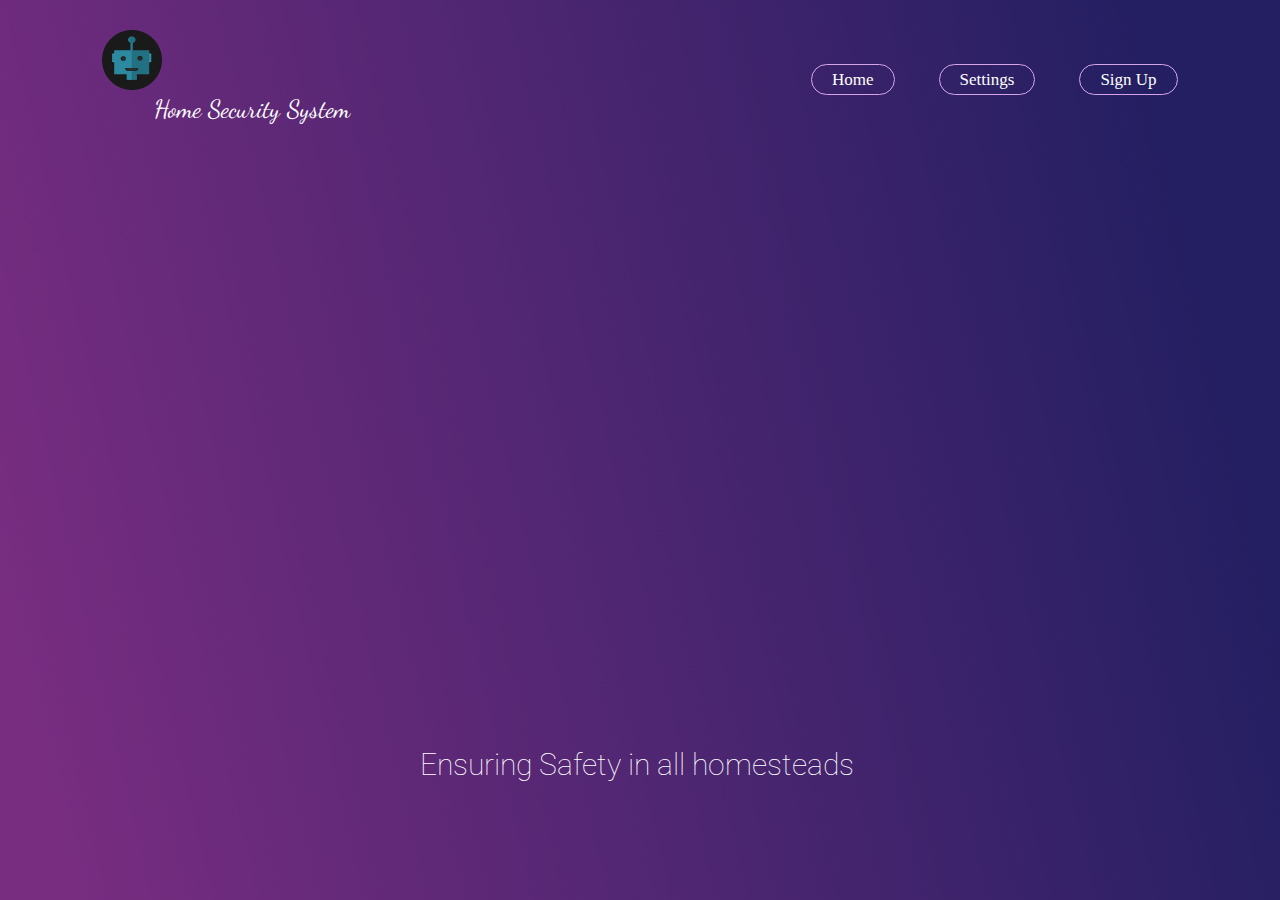
<file: index.html>
<!DOCTYPE html>
<html>
<head>
	<meta charset="utf-8">
	<title>HOME SECURITY SYSTEM</title>
	<link rel="stylesheet" type="text/css" href="style.css">

</head>
<body>

<section class="sec1" >



<nav id="navbar">
       <div class="logo">
		<img width="60px" height="60px" src="robot-2192617__480.webp">
		<p class="logo2"> Home Security System </p>
	   </div>

            <ul>
                <li><a href="index.html">Home</a></li>
                <li><a href="settings.html" class='loginbtn'  onclick="document.getElementById('Settings').style.display='block'"  style="width:auto;">Settings</a></li>
                <li><a href="sign.html" class='loginbtn' onclick="document.getElementById('login-form').style.display='block'"  onclick="hidesetting()" style="width:auto;">Sign Up</a></li>
                
        </nav>

<div class="Home">

<div class="box">
	<img width="800px" height="400px" src="col6.jpeg" class="img">
</div>
	<p class="p">Ensuring Safety in all homesteads</p>
</div>


       
    
    <script>
        var x=document.getElementById('login');
		var y=document.getElementById('register');
		var z=document.getElementById('btn');
		function register()
		{
			x.style.left='-400px';
			y.style.left='50px';
			z.style.left='110px';
		}
		function login()
		{
			x.style.left='50px';
			y.style.left='450px';
			z.style.left='0px';
		}

	</script>
	<script>
        var modal = document.getElementById('login-form');
        window.onclick = function(event) 
        {
            if (event.target == modal) 
            {
                modal.style.display = "none";
            }

            else {
            	modal.style.display = "";
            }
        }

        var button = document.getElementById("submit");
button.addEventListener("click", function() {

  window.location.href = "index.html";

});



        var modal1 = document.getElementById('Settings');
        window.onclick = function(event) 
        {
            if (event.target == modal1) 
            {
                modal1.style.display = "";
            }
        }

function hidesetting() {
  var div = document.getElementById("Settings");
  div.style.display = "none";
}

function hidesignup() {
  var div = document.getElementById("login-form");
  div.style.display = "none";
}



    </script>


	
</section>
</body>
</html>
</file>
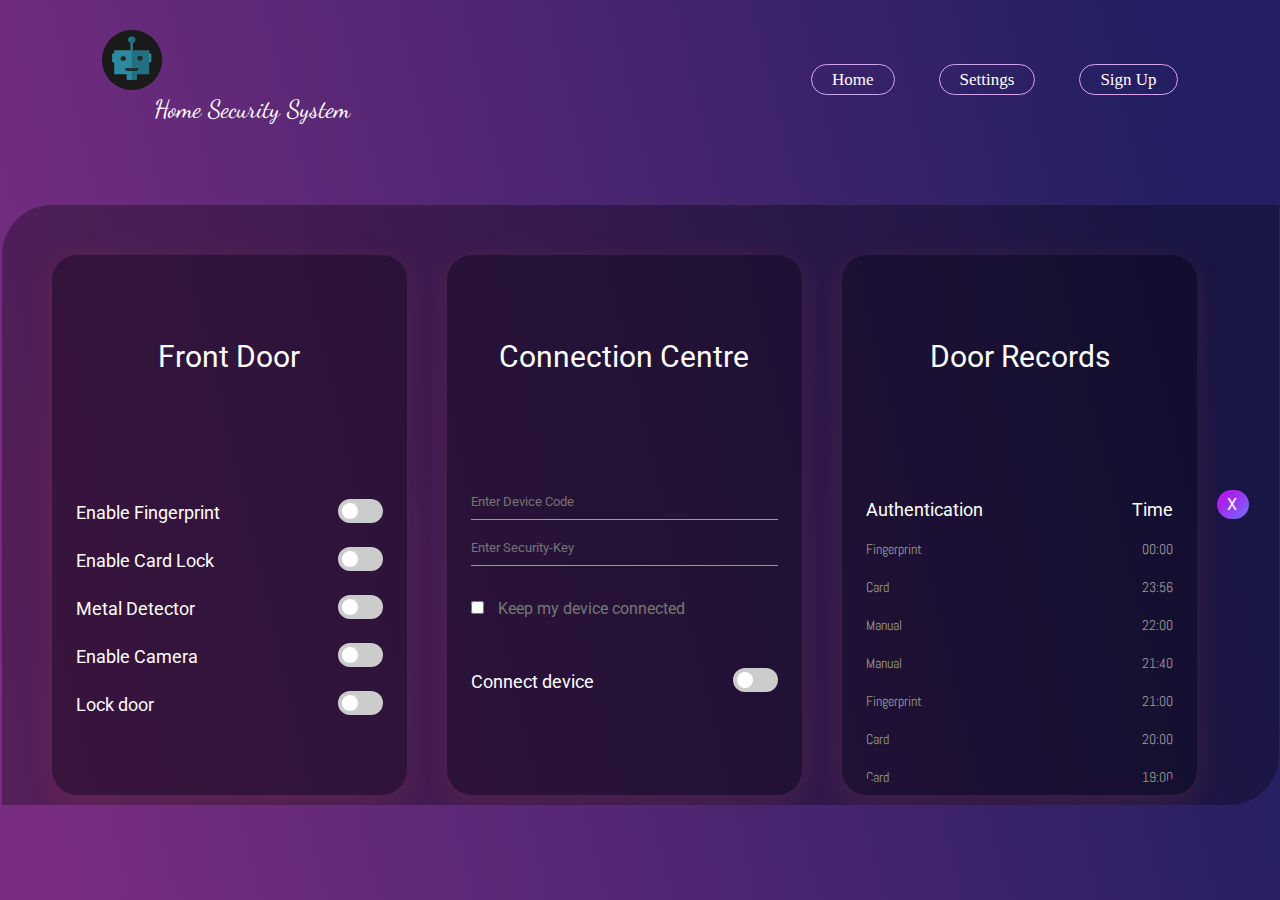
<file: settings.html>
<!DOCTYPE html>
<html>
<head>
	<meta charset="utf-8">
	<title>HOME SECURITY SYSTEM</title>
	<link rel="stylesheet" type="text/css" href="style.css">

</head>
<body>

<section class="sec1" >



<nav id="navbar">
       <div class="logo">
		<img width="60px" height="60px" src="robot-2192617__480.webp">
		<p class="logo2"> Home Security System </p>
	   </div>

            <ul>
                <li><a href="index.html">Home</a></li>
                <li><a href="settings.html" class='loginbtn'  onclick="document.getElementById('Settings').style.display='block'"  style="width:auto;">Settings</a></li>
                <li><a href="sign.html" class='loginbtn' onclick="document.getElementById('login-form').style.display='block'"  onclick="hidesetting()" style="width:auto;">Sign Up</a></li>
                
        </nav>




        
        <div id='Settings'class='settings'>
            <div class="settings-box">
               
                <div class="set1">
                	<div class="head">
                		Front Door
                	</div>
                	<div class="controls">

                		<div class="con1">
                			<div class="fing">
                				Enable Fingerprint
                			</div>
                			<div>
                				<label class="switch">
                                   <input type="checkbox">
                                   <span class="slider"></span>
                                 </label>
                			</div>
                		</div>

                		<div class="con1">
                			<div class="fing">
                				Enable Card Lock
                			</div>
                			<div>
                				<label class="switch">
                                   <input type="checkbox">
                                   <span class="slider"></span>
                                 </label>
                			</div>
                		</div>

                		<div class="con1">
                			<div class="fing">
                				Metal Detector
                			</div>
                			<div>
                				<label class="switch">
                                   <input type="checkbox">
                                   <span class="slider"></span>
                                 </label>
                			</div>
                		</div>

                		<div class="con1">
                			<div class="fing">
                				Enable Camera
                			</div>
                			<div>
                				<label class="switch">
                                   <input type="checkbox">
                                   <span class="slider"></span>
                                 </label>
                			</div>
                		</div>

                		<div class="con1">
                			<div class="fing">
                				Lock door
                			</div>
                			<div>
                				<label class="switch">
                                   <input type="checkbox">
                                   <span class="slider"></span>
                                 </label>
                			</div>
                		</div>


                		</div>
                			
                </div>
                		
                <div class="set2">
                	<div class="head">
                		Connection Centre
                	</div>
                	<div class="controls">
                		<form>
                			<input type="text" name="Code" class="input-field" placeholder="Enter Device Code">
                			<input type="number" name="Security-Key" class="input-field" placeholder="Enter Security-Key">
                			<input type="checkbox" name="Verify" class="check-box"> Keep my device connected


                		</form>

                		<div class="con1">
                			<div class="fing">
                				Connect device
                			</div>
                			<div>
                				<label class="switch">
                                   <input type="checkbox">
                                   <span class="slider"></span>
                                 </label>
                			</div>
                		</div>


                		</div>
                </div>

                 <div class="set3">
                	<div class="head">
                		Door Records
                	</div>
                	<div class="controls1">

                		<div class="con1">
                			<div class="record">
                			Authentication
                		</div>
                		<div class="time">
                			Time
                		</div>
                		</div>

                		<div class="con1">
                			<div class="record1">
                			Fingerprint
                		</div>
                		<div class="time1">
                			00:00
                		</div>
                		</div>

                		<div class="con1">
                			<div class="record1">
                			Card
                		</div>
                		<div class="time1">
                			23:56
                		</div>
                		</div>


                		<div class="con1">
                			<div class="record1">
                			Manual
                		</div>
                		<div class="time1">
                			22:00
                		</div>
                		</div>


                		<div class="con1">
                			<div class="record1">
                			Manual
                		</div>
                		<div class="time1">
                			21:40
                		</div>
                		</div>

                		<div class="con1">
                			<div class="record1">
                			Fingerprint
                		</div>
                		<div class="time1">
                			21:00
                		</div>
                		</div>

                		<div class="con1">
                			<div class="record1">
                			Card
                		</div>
                		<div class="time1">
                			20:00
                		</div>
                		</div>

                		<div class="con1">
                			<div class="record1">
                			Card
                		</div>
                		<div class="time1">
                			19:00
                		</div>
                		</div>

                		<div class="con1">
                			<div class="record1">
                			Fingerprint
                		</div>
                		<div class="time1">
                			15:23
                		</div>
                		</div>

                		<div class="con1">
                			<div class="record1">
                			Card
                		</div>
                		<div class="time1">
                			12:30
                		</div>
                		</div>

                		<div class="con1">
                			<div class="record1">
                			Fingerprint
                		</div>
                		<div class="time1">
                			08:00
                		</div>
                		</div>
                		
                		</div>
                </div>

                 <a href="index.html" class='done' id="submit">X</a>
            </div>
        </div>
    
    <script>
        var x=document.getElementById('login');
		var y=document.getElementById('register');
		var z=document.getElementById('btn');
		function register()
		{
			x.style.left='-400px';
			y.style.left='50px';
			z.style.left='110px';
		}
		function login()
		{
			x.style.left='50px';
			y.style.left='450px';
			z.style.left='0px';
		}

	</script>
	<script>
        var modal = document.getElementById('login-form');
        window.onclick = function(event) 
        {
            if (event.target == modal) 
            {
                modal.style.display = "none";
            }

            else {
            	modal.style.display = "";
            }
        }

        var button = document.getElementById("submit");
button.addEventListener("click", function() {

  window.location.href = "index.html";

});



        var modal1 = document.getElementById('Settings');
        window.onclick = function(event) 
        {
            if (event.target == modal1) 
            {
                modal1.style.display = "";
            }
        }

function hidesetting() {
  var div = document.getElementById("Settings");
  div.style.display = "none";
}

function hidesignup() {
  var div = document.getElementById("login-form");
  div.style.display = "none";
}



    </script>


	
</section>
</body>
</html>
</file>
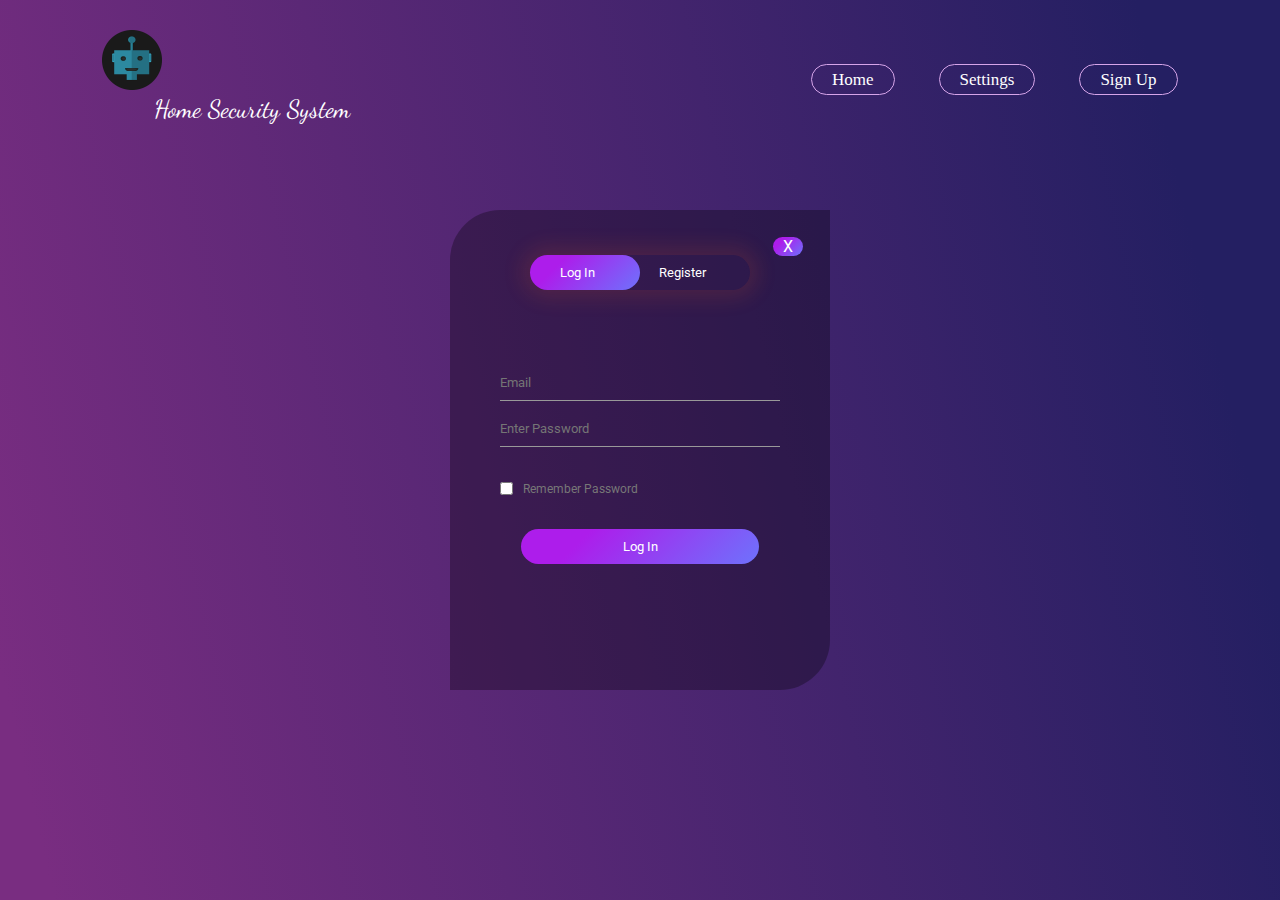
<file: sign.html>
<!DOCTYPE html>
<html>
<head>
	<meta charset="utf-8">
	<title>HOME SECURITY SYSTEM</title>
	<link rel="stylesheet" type="text/css" href="style.css">

</head>
<body>

<section class="sec1" >



<nav id="navbar">
       <div class="logo">
		<img width="60px" height="60px" src="robot-2192617__480.webp">
		<p class="logo2"> Home Security System </p>
	   </div>

            <ul>
                <li><a href="index.html">Home</a></li>
                <li><a href="settings.html" class='loginbtn'  onclick="document.getElementById('Settings').style.display='block'"  style="width:auto;">Settings</a></li>
                <li><a href="sign.html" class='loginbtn' onclick="document.getElementById('login-form').style.display='block'"  onclick="hidesetting()" style="width:auto;">Sign Up</a></li>
                
        </nav>




        <div id='login-form'class='login-page'>
            <div class="form-box">
                <div class='button-box'>
                    <div id='btn'></div>
                    <button type='button'onclick='login()'class='toggle-btn'>Log In</button>
                    <button type='button'onclick='register()'class='toggle-btn'>Register</button>

                </div>
                <a href="index.html" class='close' id="submit">X</a>


                <form id='login' class='input-group-login'>
                    <input type='email'class='input-field'placeholder='Email ' required >
		    <input type='password'class='input-field'placeholder='Enter Password' required>
		    <input type='checkbox'class='check-box'><span>Remember Password</span>
		    <button  class='submit-btn' id="submit" onclick="submit()">Log In</button> 
		 </form>
		 <form id='register' class='input-group-register'>
		     <input type='text'class='input-field'placeholder='First Name' required>
		     <input type='text'class='input-field'placeholder='Last Name ' required>
		     <input type='email'class='input-field'placeholder='Email ' required>
		     <input type='password'class='input-field'placeholder='Enter Password' required>
		     <input type='password'class='input-field'placeholder='Confirm Password'  required>
		     <input type='checkbox'class='check-box'><span>I agree to the terms and conditions</span>
                    <Button class='submit-btn' id="submit" onclick="submit()">Register</button>
	         </form>


            </div>


        </div>

        
    
    <script>
        var x=document.getElementById('login');
		var y=document.getElementById('register');
		var z=document.getElementById('btn');
		function register()
		{
			x.style.left='-400px';
			y.style.left='50px';
			z.style.left='110px';
		}
		function login()
		{
			x.style.left='50px';
			y.style.left='450px';
			z.style.left='0px';

		}

	</script>
	<script>
        var modal = document.getElementById('login-form');
        window.onclick = function(event) 
        {
            if (event.target == modal) 
            {
                modal.style.display = "none";
            }

            else {
            	modal.style.display = "";
            }
        }

        




        var modal1 = document.getElementById('Settings');
        window.onclick = function(event) 
        {
            if (event.target == modal1) 
            {
                modal1.style.display = "";
            }
        }

function hidesetting() {
  var div = document.getElementById("Settings");
  div.style.display = "none";
}

function hidesignup() {
  var div = document.getElementById("login-form");
  div.style.display = "none";
}

function submit() {
  window.location.href = "index.html";
}



    </script>


	
</section>
</body>
</html>
</file>
<file: style.css>
@import url('https://fonts.googleapis.com/css2?family=Caramel&family=EB+Garamond:wght@500&family=Play&display=swap'); 

@import url('https://fonts.googleapis.com/css2?family=Philosopher:ital@0;1&family=Raleway:ital,wght@0,400;0,700;1,500;1,600&family=Roboto:wght@700;900&display=swap'); 
  
@import url('https://fonts.googleapis.com/css2?family=Raleway&display=swap');

@import url('https://fonts.googleapis.com/css2?family=Alegreya+Sans:ital,wght@1,100&display=swap'); 

@import url('https://fonts.googleapis.com/css2?family=Alegreya+Sans:ital,wght@1,100&display=swap'); 

@import url('https://fonts.googleapis.com/css2?family=Cormorant+Garamond:ital,wght@1,300&display=swap');

@import url('https://fonts.googleapis.com/css2?family=Blinker:wght@600&display=swap');

@import url('https://fonts.googleapis.com/css2?family=Roboto:wght@300&display=swap'); 

@import url('https://fonts.googleapis.com/css2?family=Roboto:wght@100&display=swap');

@import url('https://fonts.googleapis.com/css2?family=Dancing+Script&display=swap');

@import url('https://fonts.googleapis.com/css2?family=Abel&family=Dancing+Script&display=swap');




*{
    margin: 0;
    padding: 0;
    box-sizing: border-box;
    font-family: 'Roboto', sans-serif;
  }

  .Home {
  	position: absolute;
  	color: #fff;
  	align-items: center;
  	justify-content: center;
  	
  }

 .img {
border-radius: 50px 0px 50px 0px;
box-shadow: #ff61241f 0px 7px 29px 0px;
 }

 .p {
 	font-weight: 100;
 	font-size: 30px;
 	margin-left: 20vh;
 }

 .box {
  opacity: 0;
  animation: fade-in-out 8s ease-in-out infinite;
  align-items: center;
  justify-content: center;
  margin-bottom: 10vh;
  margin-top: 15vh;
}

@keyframes fade-in-out {
  0% {
    opacity: 0;
  }
  50% {
    opacity: 1;
  }
  100% {
    opacity: 0;
  }
}


 .cover{
 	position: absolute;
 	width: 800px;
 	height: 400px;
 	background: rgba(0,0,0,0.3);

 }
  
  .sec1{
    width: 100%;
    height: 100vh;
    background: linear-gradient(76.8deg, rgb(121, 45, 129) 3.6%, rgb(36, 31, 98) 90.4%);
    position: relative;
    display: flex;
    align-items: center;
    justify-content: center;
    
  }


  nav{
    width: 100%;
    top: 0;
    left: 0;
    padding: 30px 8%;
    position: absolute;
    display:flex;
    align-items: center;
    justify-content: space-between;
    overflow: hidden;

      } 

nav .logo {
	position: relative;
	border: 0px solid yellow;
	position: relative;
    width: 300px;
    height: 100px;
    align-items: left;
    color: #fff;
    align-items: center;
    justify-items: center;
}

.logo2 {
	font-size: 25px;
	font-family: 'Dancing Script', cursive;
}



  nav li a:hover {
    color: #fff;
    background: #6a3093;
    border-radius: 25px;
    padding: 10px 25px;
    background-color: #6e72fc;
    background-image: linear-gradient(315deg, #6e72fc 0%, #ad1deb 74%);
    z-index: 1;
    transition: 1s;
  }

  nav ul li{
    list-style:none;
    display: inline-block;
    margin-left: 40px;
  }


  nav ul li a {
    text-decoration: none;
    color: #fff;
    font-size: 17px;
    border: 1px solid hsl(283, 61%, 78%);
    padding: 5px 20px;
    border-radius: 25px;
    font-family: 'Noto Serif', serif;
  }


#login-form
{
    display: ;

}
.form-box
{
    width:380px;
	height:480px;
	position:relative;
	margin:2% auto;
	background:rgba(0,0,0,0.3);
	padding:10px;
	border-radius: 50px 0px 50px 0px;
    overflow: hidden;
}

#Settings
{
    display:;

}
.settings-box
{
    width:100%;
	height:600px;
	position:relative;
	margin:2% auto;
	background:rgba(0,0,0,0.3);
	padding:10px;
	border-radius: 50px 0px 50px 0px;
    overflow: hidden;
    margin-top: 15vh;
    display: flex;
    justify-content: space-between;
    padding: 30px;

}
.button-box
{
	width:220px;
	margin:35px auto;
	position:relative;
	box-shadow: 0 0 20px 9px #ff61241f;
	border-radius: 30px;
}
.toggle-btn
{
	padding:10px 30px;
	cursor:pointer;
	background:transparent;
	border:0;
	outline: none;
	position: relative;
	color: #fff;
}
#btn
{
	top: 0;
	left:0;
	position: absolute;
	width: 110px;
	height: 100%;
	background: linear-gradient(315deg, #6e72fc 0%, #ad1deb 74%);
	border-radius: 30px;
	transition: .5s;
}
.input-group-login
{
	top: 150px;
	position:absolute;
	width:280px;
	transition:.5s;
}
.input-group-register
{
    top: 120px;
	position:absolute;
	width:280px;
	transition:.5s;
}
.input-field
{
	width: 100%;
	padding:10px 0;
	margin:5px 0;
	border-left:0;
	border-top:0;
	border-right:0;
	border-bottom: 1px solid #999;
	outline:none;
	background: transparent;
	color: #fff;
}
.submit-btn
{
	width: 85%;
	padding: 10px 30px;
	cursor: pointer;
	display: block;
	margin: auto;
	background: linear-gradient(315deg, #6e72fc 0%, #ad1deb 74%);
	border: 0;
	outline: none;
	border-radius: 30px;
	color: #fff;
}

.close{
	position: absolute;
	width: 30px;
	right: 3vh;
	
	top: 3vh;
	padding: 0px 10px;
	cursor: pointer;
	display: block;
	margin: auto;
	background: linear-gradient(315deg, #6e72fc 0%, #ad1deb 74%);
	border: 0;
	outline: none;
	border-radius: 30px;
	text-decoration: none;
	color: #fff;
}

.done
{
	width: 5%;
	padding: 5px 10px;
	cursor: pointer;
	display: block;
	margin: auto;
	background: linear-gradient(315deg, #6e72fc 0%, #ad1deb 74%);
	border: 0;
	outline: none;
	border-radius: 30px;
	text-decoration: none;
	color: #fff;
}
.check-box
{
	margin: 30px 10px 34px 0;
}
span
{
	color:#777;
	font-size:12px;
	bottom:68px;
	position:absolute;
}
.s1{
	color:#777;
	font-size:12px;
}
#login
{
	left:50px;
}
#login input
{
	color:white;
	font-size:15;
}
#register
{
	left:450px;
}
#register input
{
	color:white;
	font-size: 15;
}

.switch {
  position: relative;
  display: inline-block;
  width: 60px;
  height: 34px;
}

.switch input {
  display: none;
}

.slider {
  position: absolute;
  cursor: pointer;
  top: 0;
  left: 0;
  right: 0;
  bottom: 0;
  background-color: #ccc;
  -webkit-transition: .4s;
  transition: .4s;
  border-radius: 34px;
}

.slider:before {
  position: absolute;
  content: "";
  height: 26px;
  width: 26px;
  left: 4px;
  bottom: 4px;
  background-color: white;
  -webkit-transition: .4s;
  transition: .4s;
  border-radius: 50%;
}

input:checked + .slider {
  background-color: #2196F3;
}

input:checked + .slider:before {
  -webkit-transform: translateX(26px);
  -ms-transform: translateX(26px);
  transform: translateX(26px);
}

.set1{
	justify-content: center;
	align-items: center;
	border: 0px solid red;
	width: 100%;
	height: 60vh;
	margin: 20px;
	border-radius: 25px;
	background: transparent ;
	padding: 12px;
	background: rgba(0,0,0,0.3);
	box-shadow: #ff61241f 0px 7px 29px 0px;
	color: #fff;

}

.set2{
	justify-content: center;
	align-items: center;
	border: 0px solid yellow;
	width: 100%;
	height: 60vh;
	margin: 20px;
	border-radius: 25px;
	background:transparent;
	padding: 12px;
	background: rgba(0,0,0,0.3);
	box-shadow: #ff61241f 0px 7px 29px 0px;
	color: #fff;


}

.set3{
	justify-content: center;
	align-items: center;
	border: 0px solid green; 
	width: 100%;
	height: 60vh;
	margin: 20px;
	border-radius: 25px;
	background: transparent;
	padding: 12px;
	background: rgba(0,0,0,0.3);
	box-shadow: #ff61241f 0px 7px 29px 0px;
	color: #fff;

}


.head {

	width: 100%;
	height: 20vh;
	color: #fff;
	font-family:'Roboto', sans-serif ;
	border: 0px solid orange;
	font-size: 30px;
	font-weight: 1200px;
	align-items: center;
	border-radius: 25px;
	justify-content: center;
	display: flex;
	

}

.controls{
	width: 100%;
	height: 35vh;
	border: 0px solid pink;
	margin-top: 20px;
	border-radius: 25px;
	padding: 12px;
	color: #777;
}

.controls1{
	width: 100%;
	height: 35vh;
	border: 0px solid pink;
	margin-top: 20px;
	border-radius: 25px;
	padding: 12px;
	color: #777;
	overflow: scroll;
}

.con1{
	display: flex;
	justify-content: space-between;
	margin-top: 20px;
	border: 0px solid blue;

}

.fing{
	align-items: center;
	justify-content: center;
	display: flex;
	color: #fff;
	font-size: 18px;
}


.record{
	align-items: center;
	justify-content: center;
	display: flex;
	color: #fff;
	font-size: 18px;
}

.time{
	align-items: center;
	justify-content: center;
	display: flex;
	color: #fff;
	font-size: 18px;
}
.record1{
	align-items: center;
	justify-content: center;
	display: flex;
	color: #999;
	font-size: 14px;
	font-family: 'Abel', sans-serif;
   
}

.time1{
	align-items: center;
	justify-content: center;
	display: flex;
	color: #999;
	font-size: 14px;
	font-family: ;
	font-family: 'Abel', sans-serif;
    
}

.switch {
  position: relative;
  display: inline-block;
  width: 45px;
  height: 24px;
}

.switch input {
  display: none;
}

.slider {
  position: absolute;
  cursor: pointer;
  top: 0;
  left: 0;
  right: 0;
  bottom: 0;
  background-color: #ccc;
  -webkit-transition: .4s;
  transition: .4s;
  border-radius: 34px;
}

.slider:before {
  position: absolute;
  content: "";
  height: 16px;
  width: 16px;
  left: 4px;
  bottom: 4px;
  background-color: white;
  -webkit-transition: .4s;
  transition: .4s;
  border-radius: 50%;
}

input:checked + .slider {
  background:#b380ff;
}

input:checked + .slider:before {
  -webkit-transform: translateX(20px);
  -ms-transform: translateX(20px);
  transform: translateX(20px);
}
</file>
